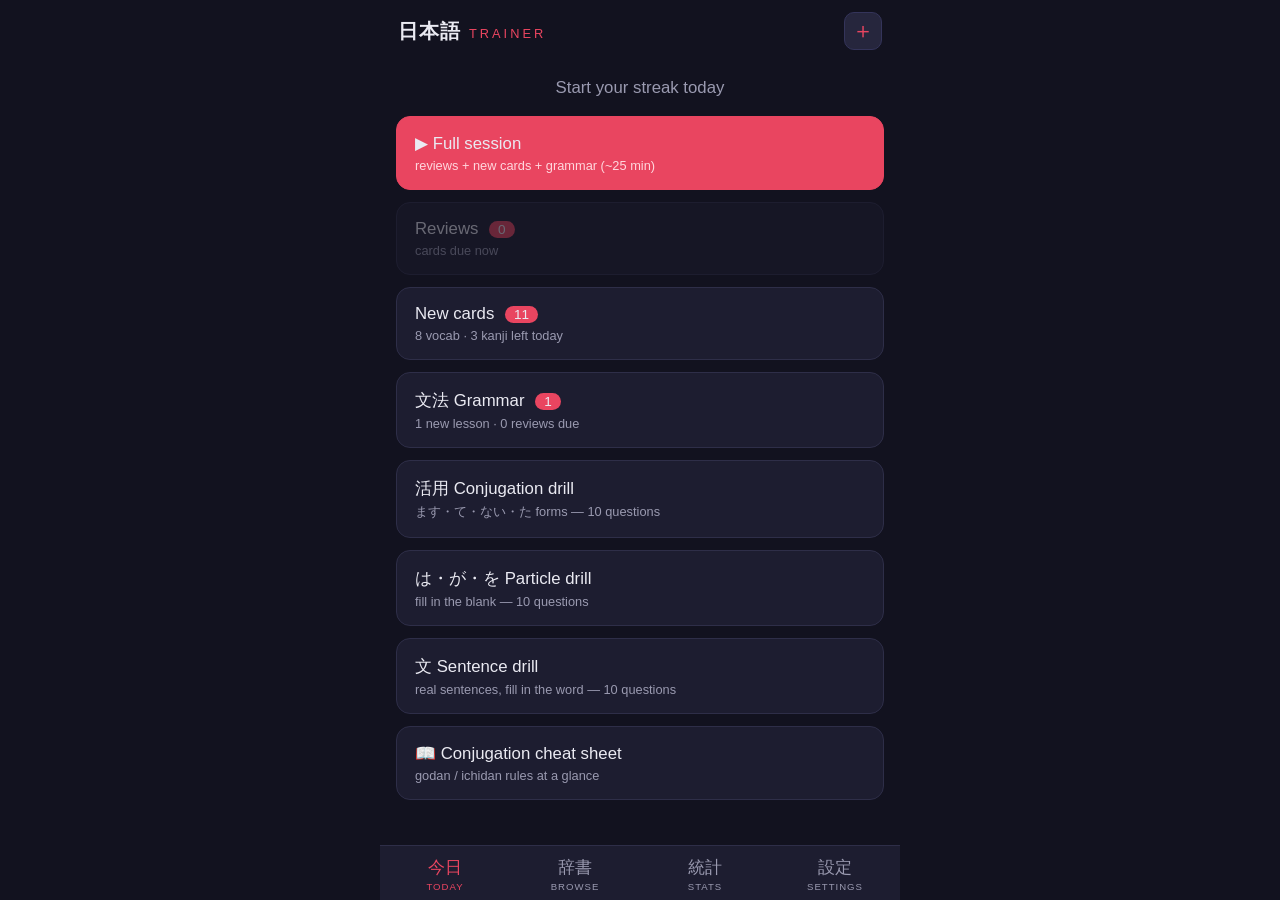
<file: index.html>
<!DOCTYPE html>
<html lang="en">
<head>
  <meta charset="UTF-8">
  <meta name="viewport" content="width=device-width, initial-scale=1, viewport-fit=cover, user-scalable=no">
  <meta name="theme-color" content="#1a1a2e">
  <meta name="apple-mobile-web-app-capable" content="yes">
  <meta name="apple-mobile-web-app-status-bar-style" content="black-translucent">
  <title>日本語 Trainer</title>
  <link rel="manifest" href="manifest.json">
  <link rel="apple-touch-icon" href="icon-192.png">
  <link rel="stylesheet" href="styles.css">
</head>
<body>
  <header>
    <h1>日本語<span>trainer</span></h1>
    <button class="add-word-btn" onclick="showAdd()" title="Add a word">＋</button>
  </header>
  <main id="view"></main>
  <nav class="nav">
    <button data-tab="today" class="active">今日<span>Today</span></button>
    <button data-tab="browse">辞書<span>Browse</span></button>
    <button data-tab="stats">統計<span>Stats</span></button>
    <button data-tab="settings">設定<span>Settings</span></button>
  </nav>
  <script src="data/dict.js"></script>
  <script src="data/vocab.js"></script>
  <script src="data/kanji.js"></script>
  <script src="data/verbs.js"></script>
  <script src="data/particles.js"></script>
  <script src="data/grammar.js"></script>
  <script src="data/sentences.js"></script>
  <script src="app.js"></script>
</body>
</html>
</file>
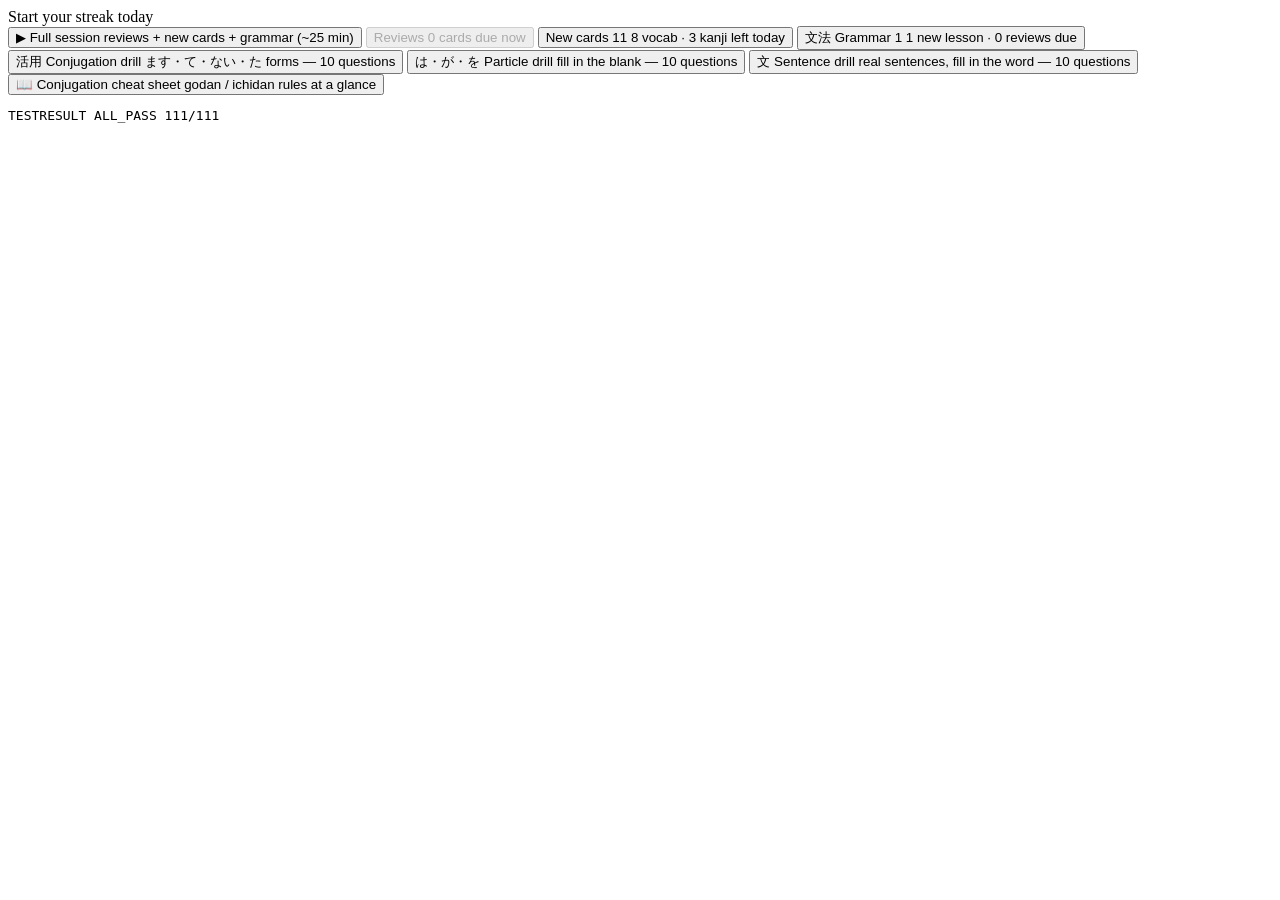
<file: test.html>
<!DOCTYPE html>
<html>
<head><meta charset="UTF-8"><title>tests</title></head>
<body>
<main id="view"></main>
<pre id="out"></pre>
<script src="data/dict.js"></script>
<script src="data/vocab.js"></script>
<script src="data/kanji.js"></script>
<script src="data/verbs.js"></script>
<script src="data/particles.js"></script>
<script src="data/grammar.js"></script>
<script src="data/sentences.js"></script>
<script src="app.js"></script>
<script>
const results = [];
function eq(actual, expected, name) {
  results.push((actual === expected ? "PASS " : `FAIL [${actual}] != [${expected}] `) + name);
}

// godan basics
eq(conjugate("のむ","godan","masu"), "のみます", "nomu masu");
eq(conjugate("のむ","godan","te"), "のんで", "nomu te");
eq(conjugate("のむ","godan","ta"), "のんだ", "nomu ta");
eq(conjugate("のむ","godan","nai"), "のまない", "nomu nai");
eq(conjugate("かう","godan","nai"), "かわない", "kau nai (u->wa)");
eq(conjugate("かう","godan","te"), "かって", "kau te");
eq(conjugate("まつ","godan","te"), "まって", "matsu te");
eq(conjugate("しぬ","godan","te"), "しんで", "shinu te");
eq(conjugate("あそぶ","godan","te"), "あそんで", "asobu te");
eq(conjugate("かく","godan","te"), "かいて", "kaku te");
eq(conjugate("およぐ","godan","te"), "およいで", "oyogu te");
eq(conjugate("およぐ","godan","ta"), "およいだ", "oyogu ta");
eq(conjugate("はなす","godan","te"), "はなして", "hanasu te");
eq(conjugate("はなす","godan","ta"), "はなした", "hanasu ta");
// godan -ru and trap verbs
eq(conjugate("はしる","godan","masu"), "はしります", "hashiru masu");
eq(conjugate("かえる","godan","te"), "かえって", "kaeru te (trap verb)");
eq(conjugate("はいる","godan","nai"), "はいらない", "hairu nai (trap verb)");
// irregular godan
eq(conjugate("いく","godan","te"), "いって", "iku te (irregular)");
eq(conjugate("いく","godan","ta"), "いった", "iku ta (irregular)");
eq(conjugate("ある","godan","nai"), "ない", "aru nai (irregular)");
// ichidan
eq(conjugate("たべる","ichidan","masu"), "たべます", "taberu masu");
eq(conjugate("たべる","ichidan","te"), "たべて", "taberu te");
eq(conjugate("たべる","ichidan","nai"), "たべない", "taberu nai");
eq(conjugate("おきる","ichidan","ta"), "おきた", "okiru ta");
// suru / kuru
eq(conjugate("する","suru","masu"), "します", "suru masu");
eq(conjugate("べんきょうする","suru","ta"), "べんきょうした", "benkyou-suru ta");
eq(conjugate("べんきょうする","suru","nai"), "べんきょうしない", "benkyou-suru nai");
eq(conjugate("くる","kuru","nai"), "こない", "kuru nai");
eq(conjugate("くる","kuru","mashita"), "きました", "kuru mashita");

// data integrity: unique ids
for (const [name, deck] of [["VOCAB", VOCAB], ["KANJI", KANJI]]) {
  const ids = new Set(deck.map(x => x.id));
  eq(ids.size, deck.length, name + " ids unique");
}
// every particle answer is well-formed
const POOL = ["は","が","を","に","で","へ","と","から","まで","も","の","か"];
eq(PARTICLES.filter(p => !p.twoBlanks && !POOL.includes(p.a)).length, 0, "particle answers in pool");
eq(PARTICLES.filter(p => !p.s.includes("＿")).length, 0, "all particle sentences have a blank");
// furigana markup: brackets balanced, readings are pure kana, no kanji left unannotated
const KANJI_RE = /[一-鿿々]/;
let badRuby = [];
for (const p of PARTICLES) {
  const stripped = p.s.replace(/([一-鿿々]+)\[([^\]]+)\]/g, (m, k, yomi) => /^[ぁ-ゖー]+$/.test(yomi) ? "" : m);
  if (KANJI_RE.test(stripped) || stripped.includes("[") || stripped.includes("]")) badRuby.push(p.s);
}
eq(badRuby.join(" | "), "", "all particle kanji carry kana readings");
// rubify produces ruby tags, and strips cleanly when furigana is off
eq(rubify("私[わたし]です"), "<ruby>私<rt>わたし</rt></ruby>です", "rubify on");
S.settings.furigana = false;
eq(rubify("私[わたし]です"), "私です", "rubify off");
S.settings.furigana = true;
// every verb type is known
eq(VERBS.filter(v => !["godan","ichidan","suru","kuru"].includes(v.type)).length, 0, "verb types valid");
// romaji conversion
eq(romajiToKana("oyogu"), "およぐ", "romaji oyogu");
eq(romajiToKana("gakkou"), "がっこう", "romaji double consonant");
eq(romajiToKana("shashin"), "しゃしん", "romaji sha + n at end");
eq(romajiToKana("benkyou"), "べんきょう", "romaji n before consonant + kyo");
eq(romajiToKana("matte"), "まって", "romaji sokuon");
eq(romajiToKana("nihongo"), "にほんご", "romaji n before consonant");
eq(romajiToKana("ramen"), "らめん", "romaji trailing n");
eq(romajiToKana("kin'youbi"), "きんようび", "romaji n-apostrophe");
eq(romajiToKana("juu"), "じゅう", "romaji ju");
// verb type detection
eq(guessVerbType("泳ぐ", "およぐ"), "godan", "guess oyogu godan");
eq(guessVerbType("食べる", "たべる"), "ichidan", "guess taberu ichidan");
eq(guessVerbType("帰る", "かえる"), "godan", "guess kaeru trap godan");
eq(guessVerbType("変える", "かえる"), "ichidan", "guess kaeru (change) ichidan");
eq(guessVerbType("勉強する", "べんきょうする"), "suru", "guess suru verb");
eq(guessVerbType("来る", "くる"), "kuru", "guess kuru");
eq(guessVerbType("作る", "つくる"), "godan", "guess tsukuru godan (u-row before ru)");
// dictionary search
eq(searchDict("oyogu")[0].w, "泳ぐ", "dict search romaji");
eq(searchDict("泳ぐ")[0].k, "およぐ", "dict search kanji");
eq(searchDict("to swim")[0].w, "泳ぐ", "dict search english");
eq(searchDict("").length, 0, "dict search empty");
// kana normalization: katakana + long-vowel mark match by-ear romaji
eq(normKana("コーヒー"), "こおひい", "normKana katakana long vowel");
eq(normKana("およぐ"), "およぐ", "normKana hiragana untouched");
eq(searchDict("koohii")[0].w, "コーヒー", "dict search loanword by ear");
eq(searchDict("ko-hi-")[0].w, "コーヒー", "dict search loanword with - for ー");
// deconjugation: conjugated input finds the dictionary form
eq(deconjugate("つくります").has("つくる"), true, "deconj masu godan");
eq(deconjugate("たべました").has("たべる"), true, "deconj mashita ichidan");
eq(deconjugate("のんで").has("のむ"), true, "deconj te-form");
eq(deconjugate("いかない").has("いく"), true, "deconj nai godan");
eq(deconjugate("べんきょうします").has("べんきょう"), true, "deconj suru-verb noun");
eq(deconjugate("たかかった").has("たかい"), true, "deconj i-adjective past");
eq(deconjugate("たべています").has("たべる"), true, "deconj progressive");
eq(deconjugate("のんでいた").has("のむ"), true, "deconj progressive past plain");
eq(searchDict("tabeteimasu")[0].w, "食べる", "dict search progressive");
eq(searchDict("tsukurimasu")[0].w, "作る", "dict search polite form");
eq(searchDict("tabemashita")[0].w, "食べる", "dict search past polite");
eq(searchDict("nonde")[0].w, "飲む", "dict search te-form");
eq(searchDict("benkyoushimasu")[0].w, "勉強", "dict search suru-verb");
eq(searchDict("itte").some(h => h.w === "行く"), true, "dict search itte finds iku");
eq(searchDict("tsukurimasu")[0].via, true, "deconj hits are flagged");
eq(searchDict("oyogu")[0].via, false, "direct hits not flagged");
// dictionary integrity
eq(DICT.length > 20000, true, "dict has 20000+ entries");
eq(DICT.filter(d => d.length !== 4 || ![0,1,2,3,4,5].includes(d[3])).length, 0, "dict rows well-formed");
for (const lvl of [5,4,3,2,1,0]) eq(DICT.some(d => d[3] === lvl), true, "dict has N" + lvl + " entries");
// inbox
eq(Array.isArray(S.inbox), true, "inbox initialised");
// speech text generation
eq(stripRuby("私[わたし]は学生[がくせい]です"), "私は学生です", "stripRuby");
eq(particleSpeakText({s:"水[みず]＿飲[の]みます。", a:"を"}), "水を飲みます。", "particle speak text");
eq(particleSpeakText({s:"九時[くじ]＿五時[ごじ]＿働[はたら]きます。", a:"から/まで", twoBlanks:true}), "九時から五時まで働きます。", "two-blank speak text");
// card modes: new cards and kanji always recognition
S.cards["v001"] = newCardState();
eq(cardMode("v001"), "recog", "new card -> recognition");
S.cards["k001"] = newCardState(); S.cards["k001"].reps = 5;
eq(cardMode("k001"), "recog", "kanji always recognition");
S.cards["v001"].reps = 5;
S.settings.prodCards = false; S.settings.listenCards = false;
eq(cardMode("v001"), "recog", "modes off -> recognition");
delete S.cards["v001"]; delete S.cards["k001"];
S.settings.prodCards = true; S.settings.listenCards = true;
// grammar data integrity
eq(new Set(GRAMMAR.map(g => g.id)).size, GRAMMAR.length, "grammar ids unique");
eq(GRAMMAR.filter(g => !g.id.startsWith("g")).length, 0, "grammar ids start with g");
eq(GRAMMAR.filter(g => g.questions.some(q => !q.choices.includes(q.a))).length, 0, "every grammar answer is among its choices");
eq(GRAMMAR.filter(g => g.questions.some(q => !q.q.includes("＿＿"))).length, 0, "every grammar question has a blank");
eq(GRAMMAR.filter(g => g.questions.some(q => new Set(q.choices).size !== q.choices.length)).length, 0, "grammar choices have no duplicates");
// all grammar kanji annotated with readings (questions + examples)
let badG = [];
for (const g of GRAMMAR) {
  for (const s of [...g.questions.map(q => q.q), ...g.examples.map(e => e[0])]) {
    const stripped = s.replace(/([一-鿿々]+)\[([^\]]+)\]/g, (m, k, yomi) => /^[ぁ-ゖー]+$/.test(yomi) ? "" : m);
    if (/[一-鿿々]/.test(stripped) || stripped.includes("[")) badG.push(s);
  }
}
eq(badG.join(" | "), "", "all grammar kanji carry kana readings");
// grammar scheduling: id routing and due/new logic
eq(deckOf("g001"), "grammar", "deckOf grammar");
eq(itemById("g001").id, "g001", "itemById finds grammar");
S.cards["g001"] = newCardState();
eq(dueCards().includes("g001"), false, "grammar excluded from flashcard queue");
eq(dueGrammar().includes("g001"), true, "grammar due in its own queue");
delete S.cards["g001"];
// sentence data integrity
eq(SENTENCES.length >= 300, true, "300+ sentences");
eq(SENTENCES.filter(s => s.length !== 3).length, 0, "sentence rows well-formed");
eq(SENTENCES.filter(([jp, en, t]) => !jp.includes(t)).length, 0, "cloze target present in every sentence");
// voice ranking: natural > enhanced/siri > google > offline-default
const mk = (name, local) => ({ name, localService: local });
eq(voiceScore(mk("Microsoft Nanami Online (Natural)", false)) > voiceScore(mk("Kyoko (Enhanced)", true)), true, "natural beats enhanced");
eq(voiceScore(mk("Kyoko (Enhanced)", true)) > voiceScore(mk("Google 日本語", false)), true, "enhanced beats google");
eq(voiceScore(mk("Google 日本語", false)) > voiceScore(mk("Microsoft Haruka", true)), true, "google beats plain local");
// SRS sanity
const c = newCardState();
gradeCard(c, 2); eq(c.ivl, 1, "new card Good -> 1 day");
gradeCard(c, 2); eq(c.ivl, 3, "second Good -> 3 days");
gradeCard(c, 0); eq(c.ivl, 0, "Again resets interval");

const fails = results.filter(r => r.startsWith("FAIL"));
document.getElementById("out").textContent =
  `TESTRESULT ${fails.length === 0 ? "ALL_PASS" : "FAILURES"} ${results.length - fails.length}/${results.length}\n` + fails.join("\n");
</script>
</body>
</html>
</file>
<file: styles.css>
:root {
  --bg: #12121f;
  --panel: #1d1d30;
  --panel2: #26263d;
  --text: #eaeaf2;
  --muted: #9a9ab0;
  --accent: #e94560;
  --good: #3fb96b;
  --bad: #e05555;
  --radius: 14px;
}

* { margin: 0; padding: 0; box-sizing: border-box; -webkit-tap-highlight-color: transparent; }

html, body { height: 100%; }

body {
  background: var(--bg);
  color: var(--text);
  font-family: -apple-system, "Hiragino Sans", "Yu Gothic UI", "Noto Sans JP", "Segoe UI", sans-serif;
  display: flex;
  flex-direction: column;
  max-width: 520px;
  margin: 0 auto;
  touch-action: manipulation;
}

header {
  padding: calc(env(safe-area-inset-top) + 12px) 18px 10px;
  display: flex; justify-content: space-between; align-items: center;
}
.add-word-btn {
  background: var(--panel2); color: var(--accent); border: 1px solid #34345a;
  border-radius: 10px; width: 38px; height: 38px; font-size: 1.4rem; cursor: pointer; line-height: 1;
}
header h1 { font-size: 1.25rem; letter-spacing: 1px; }
header h1 span { color: var(--accent); font-size: 0.8rem; margin-left: 8px; font-weight: normal; letter-spacing: 3px; text-transform: uppercase; }

main {
  flex: 1;
  overflow-y: auto;
  padding: 8px 16px 24px;
  -webkit-overflow-scrolling: touch;
}

/* ---------- bottom nav ---------- */
.nav {
  display: flex;
  background: var(--panel);
  border-top: 1px solid #2e2e48;
  padding-bottom: env(safe-area-inset-bottom);
}
.nav button {
  flex: 1; background: none; border: none; color: var(--muted);
  padding: 10px 0 8px; font-size: 1.05rem; cursor: pointer;
  display: flex; flex-direction: column; align-items: center; gap: 2px;
}
.nav button span { font-size: 0.6rem; letter-spacing: 1px; text-transform: uppercase; }
.nav button.active { color: var(--accent); }

/* ---------- today menu ---------- */
.hero { text-align: center; padding: 10px 0 18px; }
.streak { font-size: 1.05rem; color: var(--muted); }

.menu { display: flex; flex-direction: column; gap: 12px; }
.menu-btn {
  background: var(--panel); color: var(--text); border: 1px solid #2e2e48;
  border-radius: var(--radius); padding: 16px 18px; font-size: 1.05rem;
  text-align: left; cursor: pointer; width: 100%;
}
.menu-btn .sub { display: block; color: var(--muted); font-size: 0.8rem; margin-top: 4px; }
.menu-btn.primary { background: var(--accent); border-color: var(--accent); }
.menu-btn.primary .sub { color: #ffd7de; }
.menu-btn.danger { border-color: var(--bad); color: var(--bad); }
.menu-btn:disabled { opacity: 0.4; }
.badge {
  background: var(--accent); border-radius: 10px; padding: 1px 9px;
  font-size: 0.85rem; margin-left: 6px;
}
.menu-btn.primary .badge { background: #fff; color: var(--accent); }

/* ---------- flashcards ---------- */
.progress { height: 4px; background: var(--panel); border-radius: 2px; margin: 4px 0 18px; overflow: hidden; }
.progress div { height: 100%; background: var(--accent); transition: width 0.25s; }

.card {
  background: var(--panel); border-radius: var(--radius); padding: 30px 20px;
  text-align: center; min-height: 280px; position: relative;
  display: flex; flex-direction: column; justify-content: center; gap: 16px;
}
.new-tag {
  position: absolute; top: 12px; left: 12px; background: #3567c4;
  font-size: 0.65rem; letter-spacing: 1px; padding: 3px 8px; border-radius: 6px;
}
.big-jp { font-size: 3.4rem; line-height: 1.2; }
.reading { font-size: 1.5rem; color: var(--accent); }
.meaning { font-size: 1.25rem; }
.readings { color: var(--muted); font-size: 1rem; }
.rlabel { background: var(--panel2); border-radius: 5px; padding: 1px 7px; font-size: 0.8rem; margin: 0 4px; }
.story { color: var(--muted); font-size: 0.92rem; font-style: italic; padding: 0 6px; }
.examples { font-size: 0.95rem; text-align: left; display: inline-block; line-height: 1.7; }
.ex-jp { font-size: 1.05rem; }
.ex-kana { color: var(--accent); font-size: 0.85rem; margin: 0 4px; }
.hidden { display: none; }
.prod-label { color: var(--muted); font-size: 0.85rem; letter-spacing: 1px; text-transform: uppercase; }
.prod-en { font-size: 1.7rem; line-height: 1.4; }
.speak-btn {
  background: var(--panel2); border: 1px solid #34345a; border-radius: 50%;
  width: 48px; height: 48px; font-size: 1.3rem; cursor: pointer; align-self: center;
}
.speak-big {
  background: var(--panel2); border: 1px solid #34345a; border-radius: 50%;
  width: 96px; height: 96px; font-size: 2.6rem; cursor: pointer; align-self: center;
}

.answer-area { margin-top: 16px; }
.show-btn {
  width: 100%; padding: 16px; font-size: 1.1rem; border-radius: var(--radius);
  background: var(--panel2); color: var(--text); border: 1px solid #34345a; cursor: pointer;
}
.grades { display: flex; gap: 8px; }
.grade {
  flex: 1; padding: 12px 4px; border-radius: 12px; border: none; cursor: pointer;
  font-size: 0.95rem; color: #fff; display: flex; flex-direction: column; gap: 3px; align-items: center;
}
.grade span { font-size: 0.7rem; opacity: 0.8; }
.grade.again { background: #b03a3a; }
.grade.hard { background: #b07b3a; }
.grade.good { background: #3a7d4f; }
.grade.easy { background: #3567c4; }

/* ---------- drills ---------- */
.drill-q {
  background: var(--panel); border-radius: var(--radius); padding: 26px 18px;
  text-align: center; margin-bottom: 14px;
}
.q-form { color: var(--accent); font-size: 0.95rem; margin-bottom: 12px; letter-spacing: 1px; }
.q-word { font-size: 2.4rem; }
.q-kana { color: var(--muted); font-size: 1.1rem; margin-left: 10px; }
.q-en { color: var(--muted); margin-top: 10px; font-size: 0.9rem; }
.q-sentence { font-size: 1.45rem; line-height: 2.1; }
.q-sentence ruby rt { font-size: 0.5em; color: var(--muted); letter-spacing: 0; }
.blank { color: var(--accent); font-weight: bold; border-bottom: 2px solid var(--accent); padding: 0 4px; }

.choices { display: grid; grid-template-columns: 1fr 1fr; gap: 10px; }
.choice {
  padding: 18px 8px; font-size: 1.3rem; border-radius: 12px; cursor: pointer;
  background: var(--panel2); color: var(--text); border: 1px solid #34345a;
}
.choice.right { background: var(--good); border-color: var(--good); color: #fff; }
.choice.wrong { background: var(--bad); border-color: var(--bad); color: #fff; }
.choice:disabled { opacity: 0.9; }

.why {
  margin: 14px 0; padding: 14px; border-radius: 12px; font-size: 0.95rem; line-height: 1.5;
  background: var(--panel);
}
.why.ok { border-left: 4px solid var(--good); }
.why.no { border-left: 4px solid var(--bad); }
.why-en { color: var(--muted); margin-top: 6px; }

.hint-btn {
  background: none; border: 1px dashed #44446a; color: var(--muted);
  border-radius: 8px; padding: 6px 14px; margin-bottom: 12px; cursor: pointer; font-size: 0.85rem;
}
.hint { color: var(--muted); margin-bottom: 12px; font-size: 0.95rem; text-align: center; }

/* ---------- finish ---------- */
.finish { text-align: center; padding-top: 60px; display: flex; flex-direction: column; gap: 16px; align-items: center; }
.finish-emoji { font-size: 4rem; }
.finish .menu-btn { text-align: center; }

/* ---------- browse ---------- */
details { margin: 10px 0; background: var(--panel); border-radius: var(--radius); }
summary { padding: 14px 16px; cursor: pointer; font-size: 1rem; }
.list { max-height: 50vh; overflow-y: auto; padding: 0 16px 12px; }
.row {
  display: flex; align-items: baseline; gap: 10px; padding: 7px 0;
  border-bottom: 1px solid #28283f; font-size: 0.95rem; opacity: 0.55;
}
.row.learned { opacity: 1; }
.row-jp { font-size: 1.15rem; min-width: 70px; }
.row-kana { color: var(--accent); font-size: 0.8rem; flex: 1; }
.row-en { color: var(--muted); font-size: 0.85rem; text-align: right; }

/* ---------- stats ---------- */
h2 { margin: 8px 0 14px; }
h3 { margin: 20px 0 10px; color: var(--muted); font-size: 0.9rem; text-transform: uppercase; letter-spacing: 1px; }
.stat-grid { display: grid; grid-template-columns: 1fr 1fr 1fr; gap: 10px; }
.stat {
  background: var(--panel); border-radius: 12px; padding: 14px 6px; text-align: center;
  display: flex; flex-direction: column; gap: 4px;
}
.stat b { font-size: 1.5rem; }
.stat span { color: var(--muted); font-size: 0.7rem; }
.hist-row {
  display: flex; justify-content: space-between; padding: 8px 4px;
  border-bottom: 1px solid #28283f; font-size: 0.9rem; color: var(--muted);
}

/* ---------- add word ---------- */
.muted { color: var(--muted); font-size: 0.9rem; margin: 6px 0 12px; line-height: 1.5; }
.muted a { color: var(--accent); }
.add-form { display: flex; gap: 8px; margin-bottom: 14px; }
.add-form input, .manual input {
  flex: 1; background: var(--panel); color: var(--text); border: 1px solid #2e2e48;
  border-radius: 10px; padding: 13px 14px; font-size: 1.05rem; width: 100%;
}
.menu-btn.slim { width: auto; padding: 12px 20px; text-align: center; }
.hit {
  display: flex; align-items: baseline; gap: 10px; width: 100%; text-align: left;
  background: var(--panel); color: var(--text); border: 1px solid #2e2e48;
  border-radius: 10px; padding: 11px 14px; margin-bottom: 8px; cursor: pointer; font-size: 0.95rem;
}
.hit .row-en { flex: 1; }
.lvl { background: var(--panel2); border-radius: 6px; padding: 2px 7px; font-size: 0.7rem; color: var(--muted); flex: none; }
.confirm-card {
  background: var(--panel); border: 1px solid var(--accent); border-radius: var(--radius);
  padding: 22px 18px; text-align: center; margin: 14px 0;
  display: flex; flex-direction: column; gap: 10px; align-items: center;
}
.chips { display: flex; gap: 8px; justify-content: center; flex-wrap: wrap; margin: 8px 0; }
.chip {
  background: var(--panel2); color: var(--muted); border: 1px solid #34345a;
  border-radius: 20px; padding: 8px 16px; font-size: 0.9rem; cursor: pointer;
}
.chip.sel { background: var(--accent); border-color: var(--accent); color: #fff; }
.manual { padding: 0 14px 14px; }
.manual input { margin: 8px 0; }
.inbox { margin: 4px 0 14px; }
.inbox .muted { margin-bottom: 2px; }
.inbox .chips { justify-content: flex-start; }
.inbox .chip:not(.x) { border-radius: 20px 0 0 20px; }
.inbox .chip.x { margin-left: -8px; border-left: none; border-radius: 0 20px 20px 0; padding: 8px 10px; color: var(--bad); }
.credit { color: var(--muted); font-size: 0.75rem; text-align: center; margin-top: 22px; opacity: 0.7; }
.del {
  background: none; border: none; color: var(--bad); font-size: 1rem;
  cursor: pointer; padding: 2px 6px; flex: none;
}

/* ---------- grammar lessons ---------- */
.lesson { background: var(--panel); border-radius: var(--radius); padding: 18px; margin-bottom: 14px; }
.lesson h2 { margin: 0 0 10px; font-size: 1.25rem; }
.lesson p { line-height: 1.65; font-size: 0.97rem; margin: 10px 0; }
.structure {
  background: var(--panel2); border-left: 3px solid var(--accent); border-radius: 6px;
  padding: 8px 12px; font-size: 0.92rem; color: var(--accent);
}
.g-ex {
  border-top: 1px solid #28283f; padding: 12px 0 4px; margin-top: 10px;
  display: grid; grid-template-columns: 1fr auto; gap: 2px 10px; align-items: center;
}
.g-jp { font-size: 1.2rem; line-height: 2; }
.g-jp ruby rt { font-size: 0.5em; color: var(--muted); }
.g-en { color: var(--muted); font-size: 0.88rem; grid-column: 1; }
.g-ex .speak-btn.small { grid-row: 1 / span 2; }
.speak-btn.small { width: 38px; height: 38px; font-size: 1rem; }
.new-tag.inline { position: static; display: inline-block; margin-bottom: 10px; }

/* ---------- cheat sheet ---------- */
.cheat-box {
  background: var(--panel); border-radius: var(--radius); padding: 14px 16px;
  margin-bottom: 12px; font-size: 0.95rem; line-height: 1.7;
}
.cheat-box table { width: 100%; border-collapse: collapse; margin: 10px 0; font-size: 0.88rem; }
.cheat-box th { color: var(--muted); text-align: left; font-weight: normal; font-size: 0.75rem; }
.cheat-box td, .cheat-box th { padding: 5px 6px; border-bottom: 1px solid #28283f; }
.cheat-box b { color: var(--accent); }
.cheat-box .muted b { color: inherit; }

/* ---------- settings ---------- */
.setting { display: block; margin: 16px 0; font-size: 1rem; }
.setting input { width: 100%; margin-top: 10px; accent-color: var(--accent); }
.setting select {
  width: 100%; margin-top: 10px; background: var(--panel); color: var(--text);
  border: 1px solid #2e2e48; border-radius: 10px; padding: 12px; font-size: 0.95rem;
}
.setting.toggle { display: flex; align-items: center; gap: 10px; }
.setting.toggle input { width: 22px; height: 22px; margin: 0; flex: none; }
textarea {
  width: 100%; height: 90px; margin: 10px 0; background: var(--panel); color: var(--text);
  border: 1px solid #2e2e48; border-radius: 10px; padding: 10px; font-size: 0.8rem;
}
</file>
